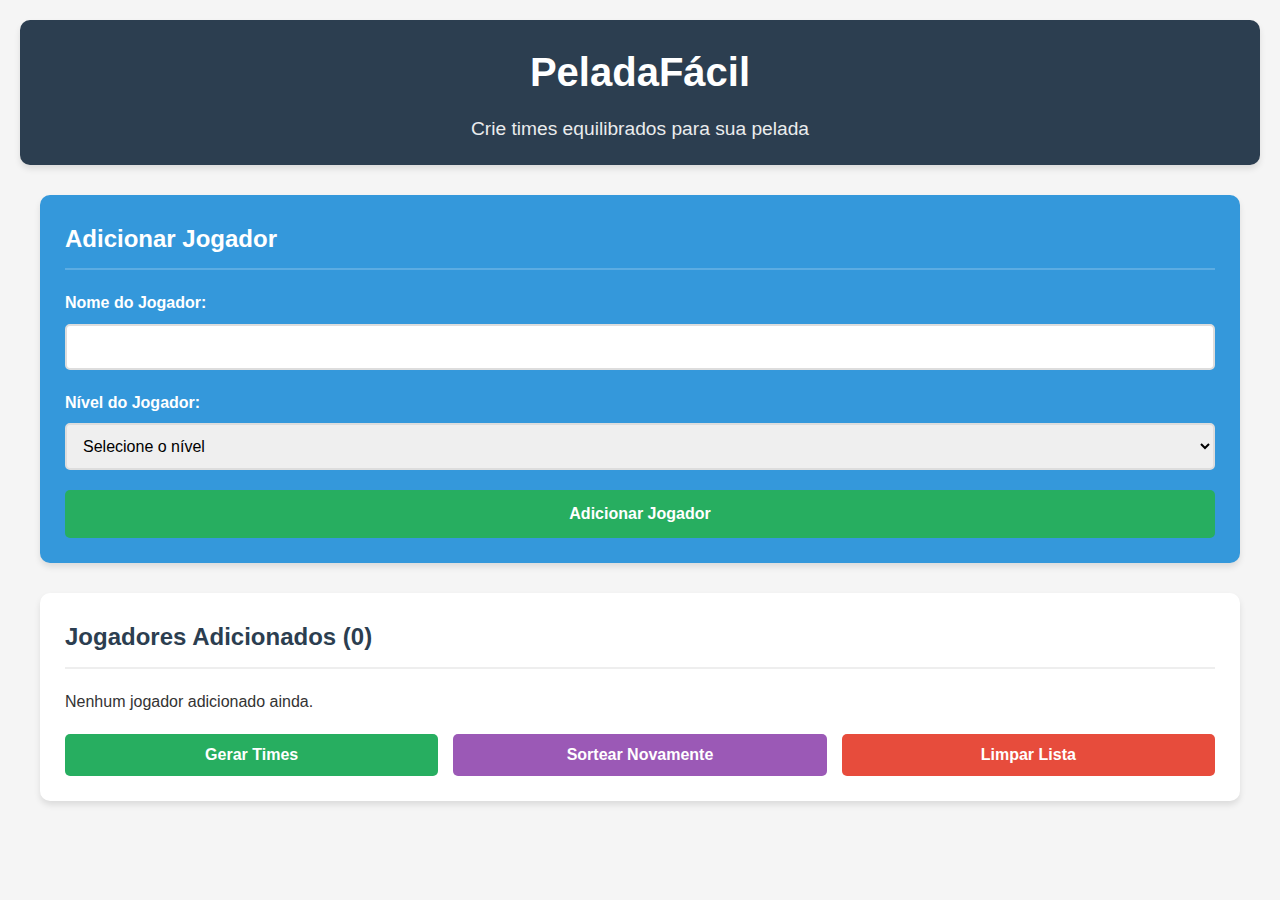
<file: pelada/index.html>
<!DOCTYPE html>
<html lang="pt-BR">
<head>
    <meta charset="UTF-8">
    <meta name="viewport" content="width=device-width, initial-scale=1.0">
    <title>PeladaFácil - Crie times equilibrados</title>
    <link rel="stylesheet" href="styles.css">
</head>
<body>
    <header>
        <h1>PeladaFácil</h1>
        <p>Crie times equilibrados para sua pelada</p>
    </header>

    <main>
        <section class="player-registration">
            <h2>Adicionar Jogador</h2>
            <form id="player-form">
                <div class="form-group">
                    <label for="player-name">Nome do Jogador:</label>
                    <input type="text" id="player-name" required>
                </div>
                
                <div class="form-group">
                    <label for="player-level">Nível do Jogador:</label>
                    <select id="player-level" required>
                        <option value="">Selecione o nível</option>
                        <option value="1">Iniciante</option>
                        <option value="2">Médio</option>
                        <option value="3">Bom</option>
                        <option value="4">Craque</option>
                    </select>
                </div>
                
                <button type="submit">Adicionar Jogador</button>
            </form>
        </section>

        <section class="players-list">
            <h2>Jogadores Adicionados (<span id="player-count">0</span>)</h2>
            <ul id="players-container"></ul>
            
            <div class="actions">
                <button id="generate-teams" disabled>Gerar Times</button>
                <button id="reshuffle-teams" disabled>Sortear Novamente</button>
                <button id="clear-list">Limpar Lista</button>
            </div>
        </section>

        <section class="teams-display" id="teams-section" style="display: none;">
            <h2>Times Gerados</h2>
            <div id="teams-container"></div>
        </section>
    </main>

    <script src="script.js"></script>
</body>
</html>
</file>
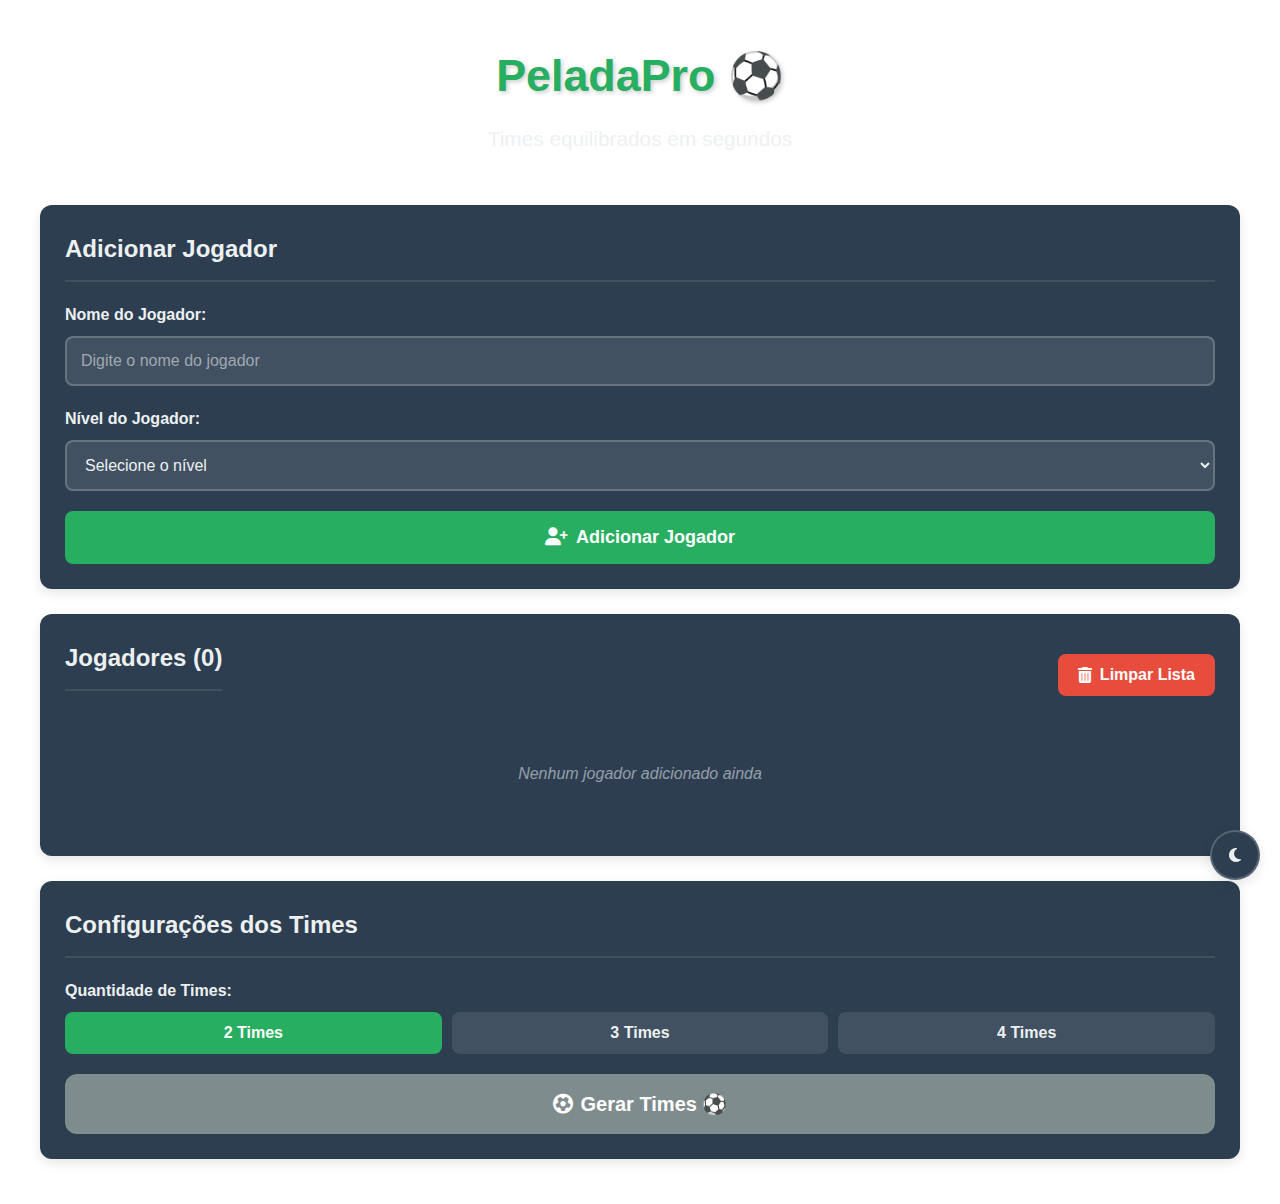
<file: pelada/peladapro/index.html>
<!DOCTYPE html>
<html lang="pt-BR">
<head>
    <meta charset="UTF-8">
    <meta name="viewport" content="width=device-width, initial-scale=1.0">
    <title>PeladaPro ⚽ - Times equilibrados em segundos</title>
    <link rel="stylesheet" href="styles.css">
    <link rel="stylesheet" href="https://cdnjs.cloudflare.com/ajax/libs/font-awesome/6.4.0/css/all.min.css">
</head>
<body>
    <div class="container">
        <header>
            <h1 class="main-title">PeladaPro ⚽</h1>
            <p class="subtitle">Times equilibrados em segundos</p>
        </header>

        <main>
            <!-- Player Registration Section -->
            <section class="player-registration">
                <h2>Adicionar Jogador</h2>
                <form id="player-form">
                    <div class="form-group">
                        <label for="player-name">Nome do Jogador:</label>
                        <input type="text" id="player-name" placeholder="Digite o nome do jogador" required>
                    </div>
                    
                    <div class="form-group">
                        <label for="player-level">Nível do Jogador:</label>
                        <select id="player-level" required>
                            <option value="">Selecione o nível</option>
                            <option value="1">Fraco</option>
                            <option value="2">Médio</option>
                            <option value="3">Bom</option>
                            <option value="4">Craque</option>
                        </select>
                    </div>
                    
                    <button type="submit" class="btn-add-player">
                        <i class="fas fa-user-plus"></i> Adicionar Jogador
                    </button>
                </form>
            </section>

            <!-- Players List Section -->
            <section class="players-section">
                <div class="section-header">
                    <h2>Jogadores (<span id="player-count">0</span>)</h2>
                    <div class="players-actions">
                        <button id="clear-list" class="btn-clear">
                            <i class="fas fa-trash-alt"></i> Limpar Lista
                        </button>
                    </div>
                </div>
                
                <ul id="players-container" class="players-list">
                    <li class="empty-state">Nenhum jogador adicionado ainda</li>
                </ul>
            </section>

            <!-- Team Options Section -->
            <section class="team-options">
                <h2>Configurações dos Times</h2>
                <div class="form-group">
                    <label>Quantidade de Times:</label>
                    <div class="team-buttons">
                        <button type="button" class="team-btn active" data-teams="2">2 Times</button>
                        <button type="button" class="team-btn" data-teams="3">3 Times</button>
                        <button type="button" class="team-btn" data-teams="4">4 Times</button>
                    </div>
                </div>
                
                <button id="generate-teams" class="btn-generate" disabled>
                    <i class="fas fa-futbol"></i> Gerar Times ⚽
                </button>
            </section>

            <!-- Teams Display Section -->
            <section id="teams-section" class="teams-section hidden">
                <div class="section-header">
                    <h2>Times Gerados</h2>
                    <div class="teams-actions">
                        <button id="reshuffle-teams" class="btn-secondary">
                            <i class="fas fa-random"></i> Sortear Novamente
                        </button>
                        <button id="copy-teams" class="btn-secondary">
                            <i class="fas fa-copy"></i> Copiar Times
                        </button>
                    </div>
                </div>
                
                <div id="teams-container" class="teams-container">
                    <!-- Teams will be generated here -->
                </div>
            </section>
        </main>

        <!-- Dark Mode Toggle -->
        <button id="dark-mode-toggle" class="dark-mode-toggle">
            <i class="fas fa-moon"></i>
        </button>
    </div>

    <script src="script.js"></script>
</body>
</html>
</file>
<file: pelada/peladapro/styles.css>
/* Variables */
:root {
    --primary-green: #27ae60;
    --primary-green-dark: #219653;
    --dark-bg: #2c3e50;
    --dark-text: #ecf0f1;
    --light-bg: #ffffff;
    --light-text: #333333;
    --border-radius: 12px;
    --shadow: 0 4px 12px rgba(0, 0, 0, 0.1);
    --transition: all 0.3s ease;
}

/* Dark Mode Variables */
.dark-mode {
    --dark-bg: #1a1a1a;
    --dark-text: #f0f0f0;
    --light-bg: #2d2d2d;
    --light-text: #f0f0f0;
}

/* Base Styles */
* {
    margin: 0;
    padding: 0;
    box-sizing: border-box;
}

body {
    font-family: 'Segoe UI', Tahoma, Geneva, Verdana, sans-serif;
    line-height: 1.6;
    color: var(--light-text);
    background-color: var(--light-bg);
    transition: var(--transition);
    padding: 20px;
    min-height: 100vh;
}

.container {
    max-width: 1200px;
    margin: 0 auto;
}

/* Header */
header {
    text-align: center;
    margin-bottom: 30px;
    padding: 20px;
}

.main-title {
    font-size: 2.8rem;
    color: var(--primary-green);
    margin-bottom: 10px;
    text-shadow: 2px 2px 4px rgba(0, 0, 0, 0.2);
}

.subtitle {
    font-size: 1.3rem;
    color: var(--dark-text);
    opacity: 0.9;
}

/* Sections */
main > section {
    background-color: var(--dark-bg);
    border-radius: var(--border-radius);
    padding: 25px;
    margin-bottom: 25px;
    box-shadow: var(--shadow);
    transition: var(--transition);
}

section h2 {
    color: var(--dark-text);
    margin-bottom: 20px;
    padding-bottom: 12px;
    border-bottom: 2px solid rgba(255, 255, 255, 0.1);
    font-size: 1.5rem;
}

/* Forms */
.form-group {
    margin-bottom: 20px;
}

label {
    display: block;
    margin-bottom: 8px;
    font-weight: 600;
    color: var(--dark-text);
}

input, select {
    width: 100%;
    padding: 14px;
    border: 2px solid rgba(255, 255, 255, 0.2);
    border-radius: 8px;
    font-size: 16px;
    background-color: rgba(255, 255, 255, 0.1);
    color: var(--dark-text);
    transition: var(--transition);
}

input:focus, select:focus {
    outline: none;
    border-color: var(--primary-green);
    background-color: rgba(255, 255, 255, 0.15);
}

input::placeholder {
    color: rgba(255, 255, 255, 0.5);
}

/* Buttons */
button {
    border: none;
    border-radius: 8px;
    cursor: pointer;
    font-size: 16px;
    font-weight: 600;
    transition: var(--transition);
    display: inline-flex;
    align-items: center;
    justify-content: center;
    gap: 8px;
    padding: 12px 20px;
}

.btn-add-player {
    background-color: var(--primary-green);
    color: white;
    width: 100%;
    padding: 16px;
    font-size: 18px;
}

.btn-add-player:hover {
    background-color: var(--primary-green-dark);
    transform: translateY(-2px);
}

.btn-generate {
    background-color: var(--primary-green);
    color: white;
    width: 100%;
    padding: 18px;
    font-size: 20px;
    border-radius: var(--border-radius);
}

.btn-generate:hover:not(:disabled) {
    background-color: var(--primary-green-dark);
    transform: translateY(-3px);
    box-shadow: 0 6px 15px rgba(39, 174, 96, 0.4);
}

.btn-generate:disabled {
    background-color: #7f8c8d;
    cursor: not-allowed;
    transform: none;
    box-shadow: none;
}

.btn-clear {
    background-color: #e74c3c;
    color: white;
}

.btn-clear:hover {
    background-color: #c0392b;
    transform: translateY(-2px);
}

.btn-secondary {
    background-color: rgba(255, 255, 255, 0.15);
    color: var(--dark-text);
}

.btn-secondary:hover {
    background-color: rgba(255, 255, 255, 0.25);
    transform: translateY(-2px);
}

/* Section Headers */
.section-header {
    display: flex;
    justify-content: space-between;
    align-items: center;
    flex-wrap: wrap;
    gap: 15px;
    margin-bottom: 20px;
}

.players-actions, .teams-actions {
    display: flex;
    gap: 10px;
    flex-wrap: wrap;
}

/* Players List */
.players-list {
    list-style: none;
    min-height: 100px;
}

.player-item {
    display: flex;
    justify-content: space-between;
    align-items: center;
    padding: 15px;
    border: 1px solid rgba(255, 255, 255, 0.1);
    border-radius: 8px;
    margin-bottom: 12px;
    background-color: rgba(255, 255, 255, 0.05);
    transition: var(--transition);
}

.player-item:hover {
    transform: translateX(5px);
    border-color: var(--primary-green);
}

.player-info {
    display: flex;
    align-items: center;
    gap: 15px;
}

.player-name {
    font-weight: 600;
    font-size: 1.1rem;
}

.player-level {
    padding: 5px 12px;
    border-radius: 20px;
    font-size: 14px;
    font-weight: bold;
}

.level-1 { background-color: #e74c3c; color: white; } /* Fraco */
.level-2 { background-color: #f39c12; color: white; } /* Médio */
.level-3 { background-color: #3498db; color: white; } /* Bom */
.level-4 { background-color: #9b59b6; color: white; } /* Craque */

.delete-player {
    background-color: rgba(231, 76, 60, 0.2);
    color: #e74c3c;
    border: 1px solid #e74c3c;
    padding: 8px 12px;
}

.delete-player:hover {
    background-color: #e74c3c;
    color: white;
}

.empty-state {
    text-align: center;
    padding: 30px;
    color: rgba(255, 255, 255, 0.5);
    font-style: italic;
}

/* Team Options */
.team-buttons {
    display: flex;
    gap: 10px;
    flex-wrap: wrap;
}

.team-btn {
    background-color: rgba(255, 255, 255, 0.1);
    color: var(--dark-text);
    flex: 1;
    min-width: 100px;
    padding: 12px;
}

.team-btn:hover {
    background-color: rgba(255, 255, 255, 0.2);
}

.team-btn.active {
    background-color: var(--primary-green);
    color: white;
}

/* Teams Section */
.teams-section.hidden {
    display: none;
}

.teams-container {
    display: grid;
    grid-template-columns: repeat(auto-fit, minmax(300px, 1fr));
    gap: 20px;
}

.team-card {
    background-color: rgba(255, 255, 255, 0.05);
    border-radius: var(--border-radius);
    padding: 20px;
    border: 2px solid rgba(255, 255, 255, 0.1);
    transition: var(--transition);
    animation: slideUp 0.5s ease-out;
}

@keyframes slideUp {
    from {
        opacity: 0;
        transform: translateY(20px);
    }
    to {
        opacity: 1;
        transform: translateY(0);
    }
}

.team-header {
    display: flex;
    justify-content: space-between;
    align-items: center;
    margin-bottom: 15px;
    padding-bottom: 10px;
    border-bottom: 2px solid rgba(255, 255, 255, 0.1);
}

.team-name {
    font-size: 1.4rem;
    font-weight: 700;
    color: var(--primary-green);
}

.team-stats {
    font-weight: 600;
    color: rgba(255, 255, 255, 0.7);
    font-size: 0.9rem;
}

.team-players {
    list-style: none;
}

.team-player {
    display: flex;
    justify-content: space-between;
    padding: 12px;
    border-bottom: 1px solid rgba(255, 255, 255, 0.05);
}

.team-player:last-child {
    border-bottom: none;
}

.player-total-level {
    font-weight: 600;
}

/* Dark Mode Toggle */
.dark-mode-toggle {
    position: fixed;
    bottom: 20px;
    right: 20px;
    width: 50px;
    height: 50px;
    border-radius: 50%;
    background-color: var(--dark-bg);
    color: var(--dark-text);
    border: 2px solid rgba(255, 255, 255, 0.2);
    box-shadow: var(--shadow);
    z-index: 100;
}

.dark-mode-toggle:hover {
    transform: rotate(15deg);
    background-color: var(--primary-green);
    color: white;
}

/* Responsive Design */
@media (max-width: 768px) {
    body {
        padding: 15px;
    }
    
    .main-title {
        font-size: 2.2rem;
    }
    
    .subtitle {
        font-size: 1.1rem;
    }
    
    main > section {
        padding: 20px;
    }
    
    .section-header {
        flex-direction: column;
        align-items: stretch;
    }
    
    .players-actions, .teams-actions {
        justify-content: center;
    }
    
    .team-buttons {
        flex-direction: column;
    }
    
    .teams-container {
        grid-template-columns: 1fr;
    }
}

@media (max-width: 480px) {
    .main-title {
        font-size: 1.8rem;
    }
    
    button {
        padding: 10px 15px;
        font-size: 14px;
    }
    
    .btn-generate {
        padding: 15px;
        font-size: 18px;
    }
}
</file>
<file: pelada/styles.css>
/* Reset and base styles */
* {
    margin: 0;
    padding: 0;
    box-sizing: border-box;
}

body {
    font-family: 'Segoe UI', Tahoma, Geneva, Verdana, sans-serif;
    line-height: 1.6;
    color: #333;
    background-color: #f5f5f5;
    padding: 20px;
}

header {
    text-align: center;
    margin-bottom: 30px;
    padding: 20px;
    background-color: #2c3e50;
    color: white;
    border-radius: 10px;
    box-shadow: 0 4px 6px rgba(0, 0, 0, 0.1);
}

header h1 {
    font-size: 2.5rem;
    margin-bottom: 10px;
}

header p {
    font-size: 1.2rem;
    opacity: 0.9;
}

main {
    max-width: 1200px;
    margin: 0 auto;
}

section {
    background-color: white;
    border-radius: 10px;
    padding: 25px;
    margin-bottom: 30px;
    box-shadow: 0 4px 6px rgba(0, 0, 0, 0.1);
}

h2 {
    color: #2c3e50;
    margin-bottom: 20px;
    padding-bottom: 10px;
    border-bottom: 2px solid #eee;
}

/* Player registration form */
.player-registration {
    background-color: #3498db;
    color: white;
}

.player-registration h2 {
    color: white;
    border-bottom: 2px solid rgba(255, 255, 255, 0.2);
}

.form-group {
    margin-bottom: 20px;
}

label {
    display: block;
    margin-bottom: 8px;
    font-weight: bold;
}

input, select {
    width: 100%;
    padding: 12px;
    border: 2px solid #ddd;
    border-radius: 5px;
    font-size: 16px;
    transition: border-color 0.3s;
}

input:focus, select:focus {
    border-color: #3498db;
    outline: none;
}

button {
    background-color: #2c3e50;
    color: white;
    border: none;
    padding: 12px 20px;
    border-radius: 5px;
    cursor: pointer;
    font-size: 16px;
    font-weight: bold;
    transition: background-color 0.3s;
}

button:hover {
    background-color: #1a252f;
}

button:disabled {
    background-color: #bdc3c7;
    cursor: not-allowed;
}

.player-registration button {
    background-color: #27ae60;
    width: 100%;
    padding: 15px;
}

.player-registration button:hover {
    background-color: #219653;
}

/* Players list */
.players-list ul {
    list-style: none;
    margin-bottom: 20px;
}

.player-item {
    display: flex;
    justify-content: space-between;
    align-items: center;
    padding: 15px;
    border: 1px solid #eee;
    border-radius: 5px;
    margin-bottom: 10px;
    background-color: #f9f9f9;
    transition: transform 0.2s;
}

.player-item:hover {
    transform: translateY(-2px);
    box-shadow: 0 4px 8px rgba(0, 0, 0, 0.1);
}

.player-info {
    display: flex;
    align-items: center;
}

.player-name {
    font-weight: bold;
    margin-right: 15px;
}

.player-level {
    padding: 5px 10px;
    border-radius: 20px;
    font-size: 14px;
    font-weight: bold;
}

.level-1 { background-color: #e74c3c; color: white; } /* Iniciante */
.level-2 { background-color: #f39c12; color: white; } /* Médio */
.level-3 { background-color: #3498db; color: white; } /* Bom */
.level-4 { background-color: #9b59b6; color: white; } /* Craque */

.delete-player {
    background-color: #e74c3c;
    color: white;
    border: none;
    padding: 8px 12px;
    border-radius: 5px;
    cursor: pointer;
    font-size: 14px;
}

.delete-player:hover {
    background-color: #c0392b;
}

.actions {
    display: flex;
    gap: 15px;
    flex-wrap: wrap;
}

.actions button {
    flex: 1;
    min-width: 150px;
}

#generate-teams {
    background-color: #27ae60;
}

#generate-teams:hover:not(:disabled) {
    background-color: #219653;
}

#reshuffle-teams {
    background-color: #9b59b6;
}

#reshuffle-teams:hover:not(:disabled) {
    background-color: #8e44ad;
}

#clear-list {
    background-color: #e74c3c;
}

#clear-list:hover {
    background-color: #c0392b;
}

/* Teams display */
.team-card {
    background-color: #f9f9f9;
    border-radius: 10px;
    padding: 20px;
    margin-bottom: 20px;
    box-shadow: 0 2px 4px rgba(0, 0, 0, 0.1);
    border: 2px solid #eee;
}

.team-header {
    display: flex;
    justify-content: space-between;
    align-items: center;
    margin-bottom: 15px;
    padding-bottom: 10px;
    border-bottom: 2px solid #eee;
}

.team-name {
    font-size: 1.5rem;
    font-weight: bold;
    color: #2c3e50;
}

.team-stats {
    font-weight: bold;
    color: #7f8c8d;
}

.team-players {
    list-style: none;
}

.team-player {
    display: flex;
    justify-content: space-between;
    padding: 10px;
    border-bottom: 1px solid #eee;
}

.team-player:last-child {
    border-bottom: none;
}

.player-total-level {
    font-weight: bold;
}

/* Responsive design */
@media (max-width: 768px) {
    body {
        padding: 10px;
    }
    
    header h1 {
        font-size: 2rem;
    }
    
    .actions {
        flex-direction: column;
    }
    
    .actions button {
        width: 100%;
    }
}
</file>
